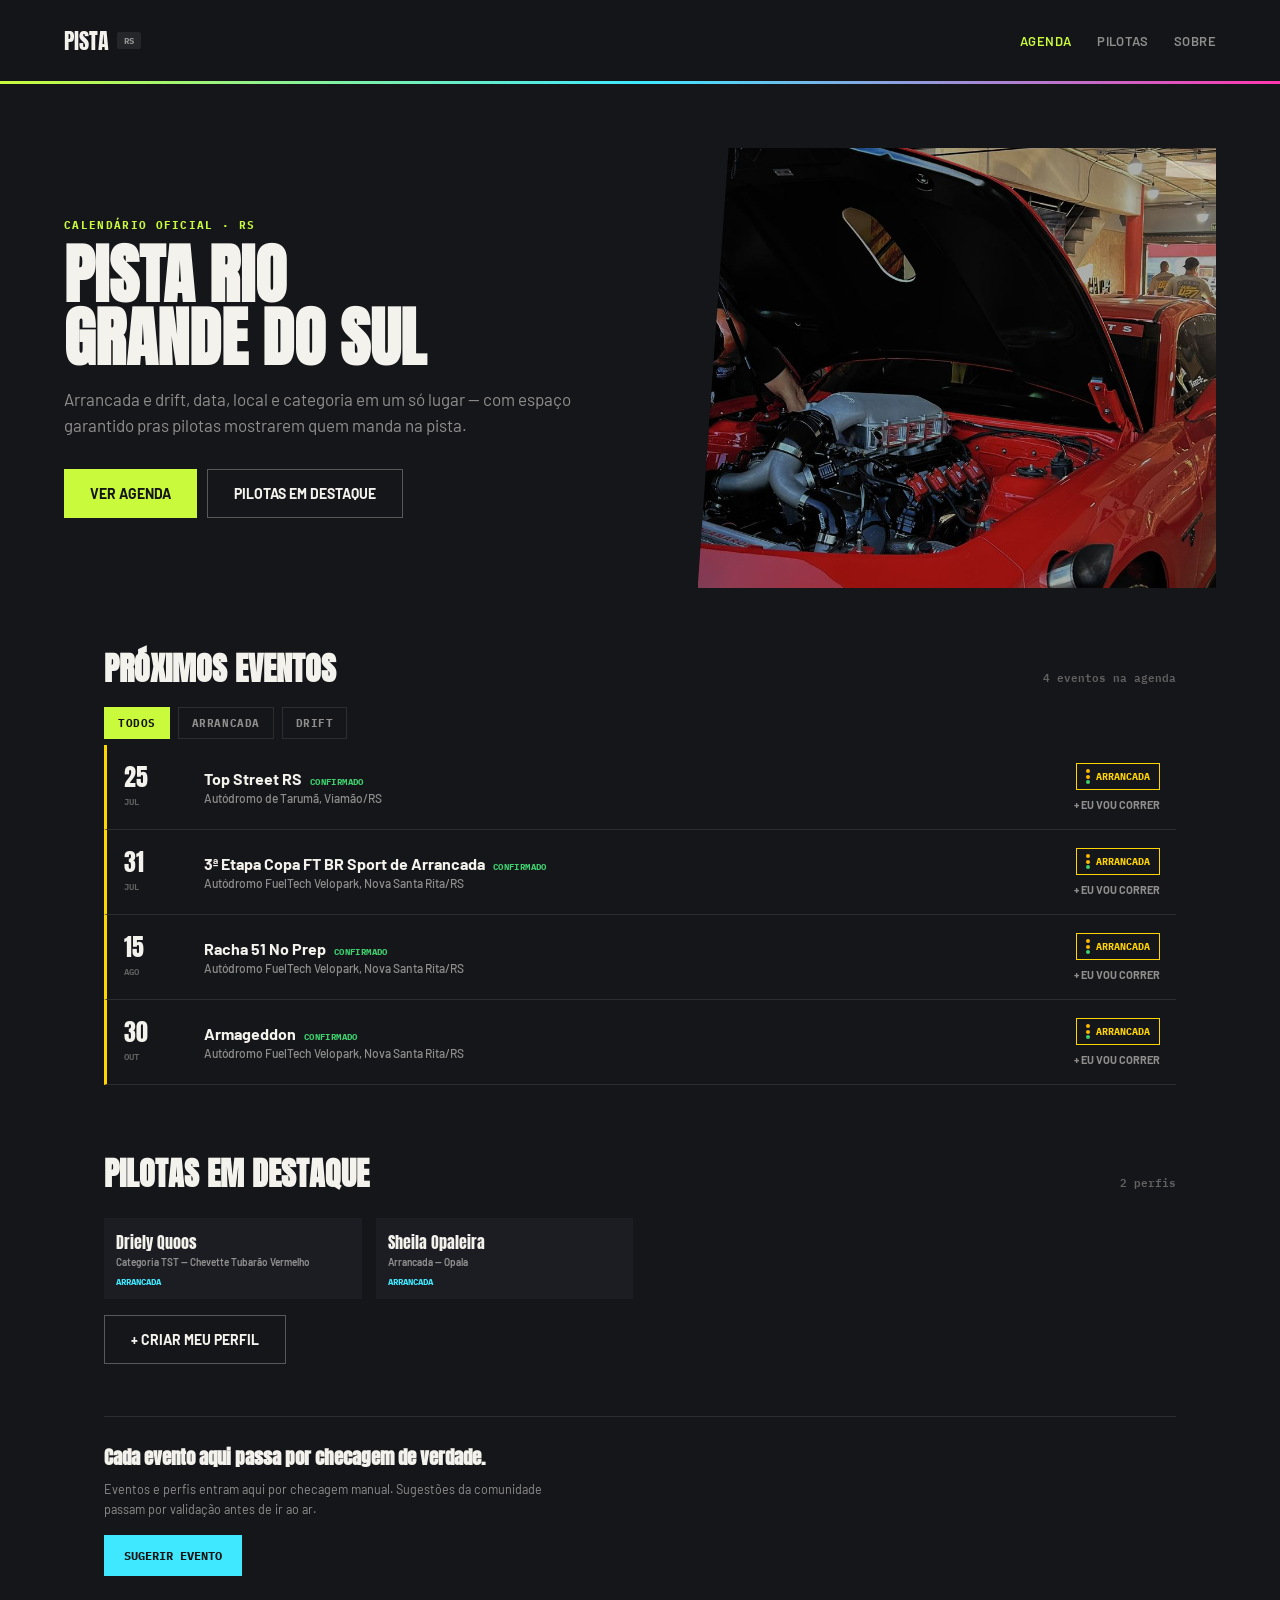
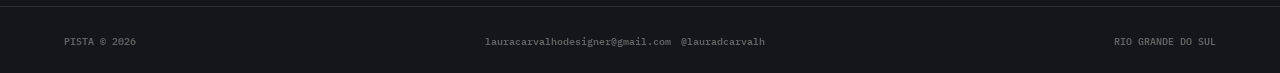
<file: index.html>
<!DOCTYPE html>
<html lang="pt-BR">
<head>
<meta charset="UTF-8">
<meta name="viewport" content="width=device-width, initial-scale=1.0">
<title>PISTA — Agenda de Arrancada &amp; Drift RS</title>
<link rel="preconnect" href="https://fonts.googleapis.com">
<link href="https://fonts.googleapis.com/css2?family=Anton&family=Barlow:wght@400;500;600;700;800&family=IBM+Plex+Mono:wght@400;500;600;700;800&display=swap" rel="stylesheet">
<link rel="stylesheet" href="style.css">
</head>
<body>

<header>
  <a class="brand" href="index.html">
    <div class="word">PISTA</div>
    <div class="tag">RS</div>
  </a>
  <nav id="main-nav">
    <a class="active" href="index.html#agenda" onclick="document.getElementById('main-nav').classList.remove('mobile-open')">Agenda</a>
    <a href="pilotas.html">Pilotas</a>
    <a href="sobre.html">Sobre</a>
  </nav>
  <button class="menu-btn" aria-label="Menu" onclick="document.getElementById('main-nav').classList.toggle('mobile-open')">
    <svg width="16" height="12" viewBox="0 0 16 12"><rect width="16" height="2" fill="#141414"/><rect y="5" width="16" height="2" fill="#141414"/><rect y="10" width="16" height="2" fill="#141414"/></svg>
  </button>
</header>
<div class="gradient-bar"></div>

<div class="hero">
  <div>
    <div class="eyebrow">Calendário oficial · RS</div>
    <h1>PISTA RIO<br>GRANDE DO SUL</h1>
    <p>Arrancada e drift, data, local e categoria em um só lugar — com espaço garantido pras pilotas mostrarem quem manda na pista.</p>
    <div class="hero-actions">
      <button class="btn-solid" onclick="document.getElementById('agenda').scrollIntoView({behavior:'smooth'})">Ver agenda</button>
      <a class="btn-outline" href="pilotas.html">Pilotas em destaque</a>
    </div>
  </div>
  <div class="hero-photo">
    <img src="images/hero-camaro.jpg" alt="Camaro ZL1 turbinado com capô aberto, evento de arrancada">
    <div class="tape"></div>
  </div>
</div>

<main>

  <section class="section" id="agenda">
    <div class="section-head">
      <h2>PRÓXIMOS EVENTOS</h2>
      <span class="section-count" id="event-count"></span>
    </div>
    <div class="filters" id="filters">
      <button class="active" data-filter="all">Todos</button>
      <button data-filter="drag">Arrancada</button>
      <button data-filter="drift">Drift</button>
    </div>
    <div id="event-list"></div>
  </section>

  <section class="section" id="pilotas">
    <div class="section-head">
      <h2>PILOTAS EM DESTAQUE</h2>
      <span class="section-count" id="people-count"></span>
    </div>
    <div class="pilots-scroll" id="people-list"></div>
    <button class="btn-outline" style="margin-top:16px;" onclick="window.open(FORM_LINKS.criarPerfil, '_blank')">+ Criar meu perfil</button>
  </section>

  <div class="callout">
    <h3>Cada evento aqui passa por checagem de verdade.</h3>
    <p>Eventos e perfis entram aqui por checagem manual. Sugestões da comunidade passam por validação antes de ir ao ar.</p>
    <button onclick="window.open(FORM_LINKS.sugerirEvento, '_blank')">Sugerir evento</button>
  </div>

</main>

<footer>
  <div>PISTA © 2026</div>
  <div class="footer-contact"><a href="mailto:lauracarvalhodesigner@gmail.com">lauracarvalhodesigner@gmail.com</a><a href="https://instagram.com/lauradcarvalh" target="_blank" rel="noopener">@lauradcarvalh</a></div>
  <div>RIO GRANDE DO SUL</div>
</footer>

<script src="data.js"></script>
<script src="app.js"></script>
<script>
  wireFilters();
  renderEvents();
  renderPeople('people-list', 'people-count');
</script>

</body>
</html>
</file>
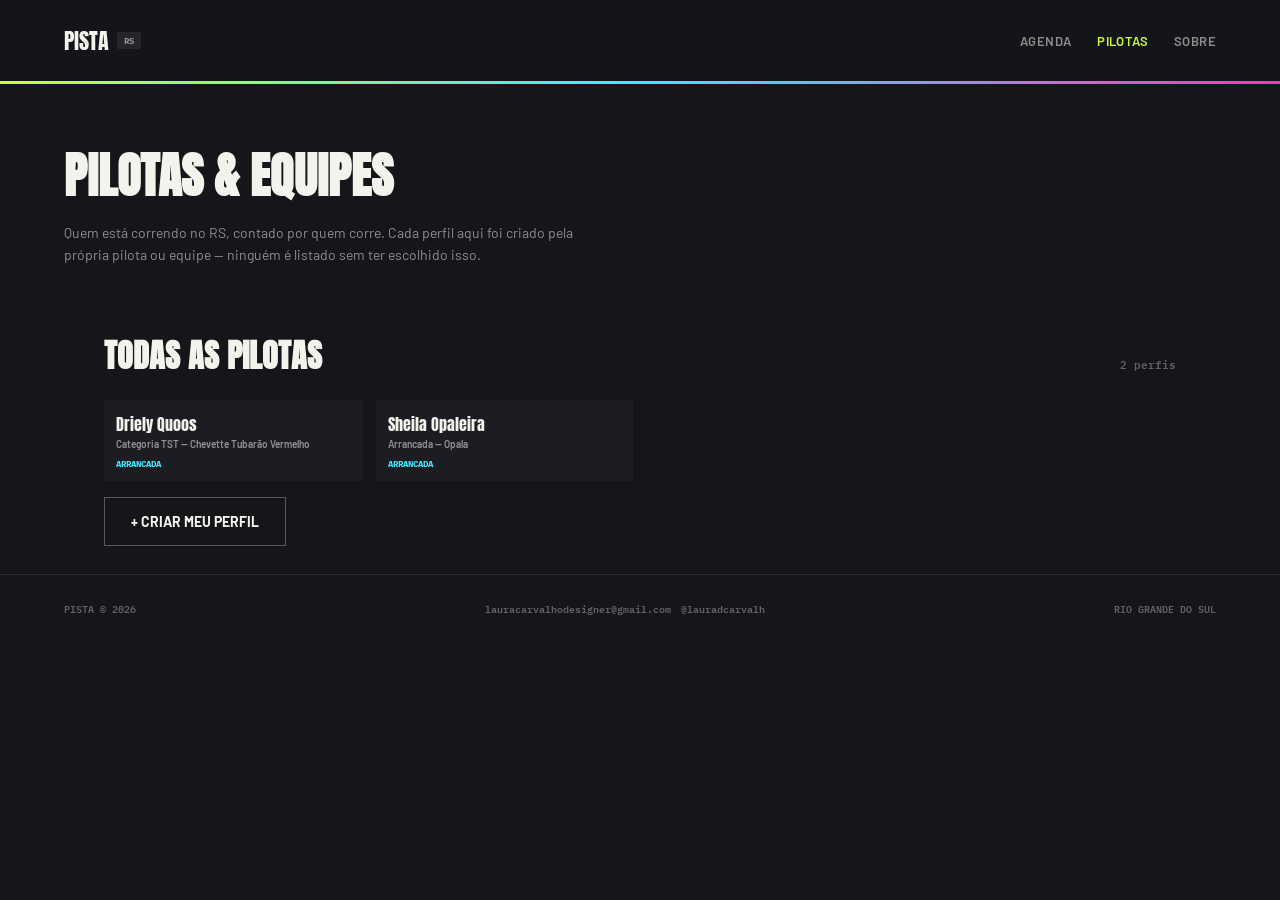
<file: pilotas.html>
<!DOCTYPE html>
<html lang="pt-BR">
<head>
<meta charset="UTF-8">
<meta name="viewport" content="width=device-width, initial-scale=1.0">
<title>Pilotas — PISTA RS</title>
<link rel="preconnect" href="https://fonts.googleapis.com">
<link href="https://fonts.googleapis.com/css2?family=Anton&family=Barlow:wght@400;500;600;700;800&family=IBM+Plex+Mono:wght@400;500;600;700;800&display=swap" rel="stylesheet">
<link rel="stylesheet" href="style.css">
</head>
<body>

<header>
  <a class="brand" href="index.html">
    <div class="word">PISTA</div>
    <div class="tag">RS</div>
  </a>
  <nav id="main-nav">
    <a href="index.html#agenda">Agenda</a>
    <a class="active" href="pilotas.html">Pilotas</a>
    <a href="sobre.html">Sobre</a>
  </nav>
  <button class="menu-btn" aria-label="Menu" onclick="document.getElementById('main-nav').classList.toggle('mobile-open')">
    <svg width="16" height="12" viewBox="0 0 16 12"><rect width="16" height="2" fill="#141414"/><rect y="5" width="16" height="2" fill="#141414"/><rect y="10" width="16" height="2" fill="#141414"/></svg>
  </button>
</header>
<div class="gradient-bar"></div>

<div class="page-header">
  <h1>PILOTAS &amp; EQUIPES</h1>
  <p>Quem está correndo no RS, contado por quem corre. Cada perfil aqui foi criado pela própria pilota ou equipe — ninguém é listado sem ter escolhido isso.</p>
</div>

<main>
  <section class="section">
    <div class="section-head">
      <h2>TODAS AS PILOTAS</h2>
      <span class="section-count" id="people-count"></span>
    </div>
    <div class="pilots-scroll" id="people-list"></div>
    <button class="btn-outline" style="margin-top:16px;" onclick="window.open(FORM_LINKS.criarPerfil, '_blank')">+ Criar meu perfil</button>
  </section>
</main>

<footer>
  <div>PISTA © 2026</div>
  <div class="footer-contact"><a href="mailto:lauracarvalhodesigner@gmail.com">lauracarvalhodesigner@gmail.com</a><a href="https://instagram.com/lauradcarvalh" target="_blank" rel="noopener">@lauradcarvalh</a></div>
  <div>RIO GRANDE DO SUL</div>
</footer>

<script src="data.js"></script>
<script src="app.js"></script>
<script>
  renderPeople('people-list', 'people-count');
</script>

</body>
</html>
</file>
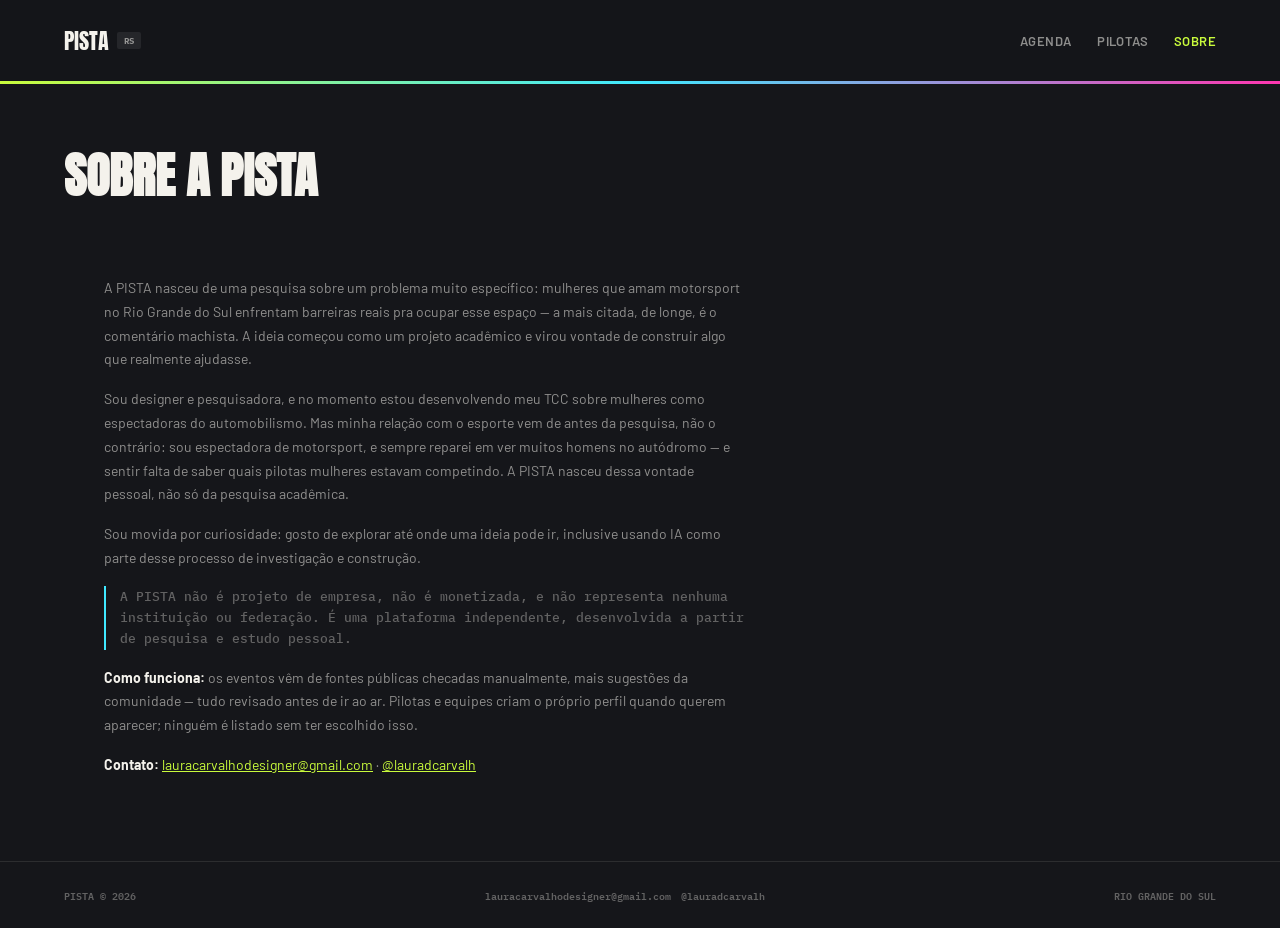
<file: sobre.html>
<!DOCTYPE html>
<html lang="pt-BR">
<head>
<meta charset="UTF-8">
<meta name="viewport" content="width=device-width, initial-scale=1.0">
<title>Sobre — PISTA RS</title>
<link rel="preconnect" href="https://fonts.googleapis.com">
<link href="https://fonts.googleapis.com/css2?family=Anton&family=Barlow:wght@400;500;600;700;800&family=IBM+Plex+Mono:wght@400;500;600;700;800&display=swap" rel="stylesheet">
<link rel="stylesheet" href="style.css">
</head>
<body>

<header>
  <a class="brand" href="index.html">
    <div class="word">PISTA</div>
    <div class="tag">RS</div>
  </a>
  <nav id="main-nav">
    <a href="index.html#agenda">Agenda</a>
    <a href="pilotas.html">Pilotas</a>
    <a class="active" href="sobre.html">Sobre</a>
  </nav>
  <button class="menu-btn" aria-label="Menu" onclick="document.getElementById('main-nav').classList.toggle('mobile-open')">
    <svg width="16" height="12" viewBox="0 0 16 12"><rect width="16" height="2" fill="#141414"/><rect y="5" width="16" height="2" fill="#141414"/><rect y="10" width="16" height="2" fill="#141414"/></svg>
  </button>
</header>
<div class="gradient-bar"></div>

<div class="page-header">
  <h1>SOBRE A PISTA</h1>
</div>

<main>
  <section class="section">
    <div class="sobre-body">
      <p>A PISTA nasceu de uma pesquisa sobre um problema muito específico: mulheres que amam motorsport no Rio Grande do Sul enfrentam barreiras reais pra ocupar esse espaço — a mais citada, de longe, é o comentário machista. A ideia começou como um projeto acadêmico e virou vontade de construir algo que realmente ajudasse.</p>
      <p>Sou designer e pesquisadora, e no momento estou desenvolvendo meu TCC sobre mulheres como espectadoras do automobilismo. Mas minha relação com o esporte vem de antes da pesquisa, não o contrário: sou espectadora de motorsport, e sempre reparei em ver muitos homens no autódromo — e sentir falta de saber quais pilotas mulheres estavam competindo. A PISTA nasceu dessa vontade pessoal, não só da pesquisa acadêmica.</p>
      <p>Sou movida por curiosidade: gosto de explorar até onde uma ideia pode ir, inclusive usando IA como parte desse processo de investigação e construção.</p>
      <p class="sobre-disclaimer">A PISTA não é projeto de empresa, não é monetizada, e não representa nenhuma instituição ou federação. É uma plataforma independente, desenvolvida a partir de pesquisa e estudo pessoal.</p>
      <p><strong>Como funciona:</strong> os eventos vêm de fontes públicas checadas manualmente, mais sugestões da comunidade — tudo revisado antes de ir ao ar. Pilotas e equipes criam o próprio perfil quando querem aparecer; ninguém é listado sem ter escolhido isso.</p>
      <p><strong>Contato:</strong> <a href="mailto:lauracarvalhodesigner@gmail.com" style="color:var(--lime);">lauracarvalhodesigner@gmail.com</a> · <a href="https://instagram.com/lauradcarvalh" target="_blank" rel="noopener" style="color:var(--lime);">@lauradcarvalh</a></p>
    </div>
  </section>
</main>

<footer>
  <div>PISTA © 2026</div>
  <div class="footer-contact"><a href="mailto:lauracarvalhodesigner@gmail.com">lauracarvalhodesigner@gmail.com</a><a href="https://instagram.com/lauradcarvalh" target="_blank" rel="noopener">@lauradcarvalh</a></div>
  <div>RIO GRANDE DO SUL</div>
</footer>

<script src="data.js"></script>

</body>
</html>
</file>
<file: style.css>
:root{
  --bg:#15161a;
  --panel:#1c1d22;
  --panel-2:#0d0e10;
  --text:#f4f2ec;
  --muted:rgba(244,242,236,.55);
  --muted-2:rgba(244,242,236,.35);
  --line:rgba(244,242,236,.1);
  --lime:#c9fb3c;
  --cyan:#3fe8ff;
  --magenta:#ff36b0;
  --arrancada:#ffd400;
}
*{box-sizing:border-box;}
html,body{margin:0;padding:0;background:var(--bg);color:var(--text);font-family:'Barlow',sans-serif;-webkit-font-smoothing:antialiased;}
::selection{background:var(--lime);color:#141414;}
h1,h2,h3{font-family:'Anton',sans-serif;margin:0;}
.mono{font-family:'IBM Plex Mono',monospace;}

header{
  position:sticky;top:0;z-index:20;background:rgba(21,22,26,.94);backdrop-filter:blur(6px);
  padding:16px 20px;display:flex;align-items:center;justify-content:space-between;
}
.brand{display:flex;align-items:center;gap:8px;text-decoration:none;}
.brand .word{font-family:'Anton',sans-serif;font-size:22px;color:var(--text);}
.brand .tag{background:rgba(244,242,236,.08);color:var(--muted);font:700 9px 'IBM Plex Mono',monospace;padding:3px 7px;border-radius:2px;}
nav{display:none;align-items:center;gap:26px;font:600 13px 'Barlow',sans-serif;text-transform:uppercase;letter-spacing:.03em;color:var(--muted);}
nav a{color:inherit;text-decoration:none;cursor:pointer;}
nav a.active,nav a:hover{color:var(--lime);}
nav.mobile-open{
  display:flex !important;position:absolute;top:100%;left:0;right:0;
  flex-direction:column;align-items:flex-start;background:var(--panel);
  padding:20px;gap:18px;border-top:1px solid var(--line);z-index:19;
}
.menu-btn{width:34px;height:34px;border-radius:50%;background:var(--lime);display:flex;align-items:center;justify-content:center;border:none;flex:none;cursor:pointer;}

.gradient-bar{height:3px;background:linear-gradient(90deg,var(--lime),var(--cyan),var(--magenta));}

.hero{padding:28px 20px 8px;}
.eyebrow{font:700 11px 'IBM Plex Mono',monospace;color:var(--lime);letter-spacing:.12em;text-transform:uppercase;margin-bottom:12px;}
.hero h1{font-size:38px;line-height:.98;}
.hero p{font:400 15px/1.55 'Barlow',sans-serif;color:var(--muted);margin:16px 0 0;max-width:520px;}
.hero-actions{display:flex;flex-direction:column;gap:10px;margin-top:22px;}
.btn-solid,.btn-outline{font:700 14px 'Barlow',sans-serif;text-transform:uppercase;text-align:center;padding:15px;cursor:pointer;text-decoration:none;display:inline-block;}
.btn-solid{background:var(--lime);color:#141414;border:none;}
.btn-outline{background:transparent;color:var(--text);border:1.5px solid rgba(244,242,236,.3);}

.hero-photo{
  position:relative;margin:20px 20px 0;height:170px;
  background:var(--panel-2);
  clip-path:polygon(0 6%,100% 0,100% 100%,0 100%);
  overflow:hidden;
}
.hero-photo img{width:100%;height:100%;object-fit:cover;object-position:center 68%;display:block;}
.hero-photo .tape{position:absolute;top:14px;right:-2px;width:52px;height:16px;background:rgba(244,242,236,.5);transform:rotate(4deg);}

.page-header{padding:36px 20px 8px;}
.page-header h1{font-size:34px;}
.page-header p{font:400 14px/1.6 'Barlow',sans-serif;color:var(--muted);margin:10px 0 0;max-width:520px;}

main{padding:0 20px;max-width:1200px;margin:0 auto;}

.section{padding:36px 0 8px;}
.section-head{display:flex;align-items:baseline;justify-content:space-between;margin-bottom:6px;gap:10px;flex-wrap:wrap;}
.section-head h2{font-size:24px;}
.section-count{font:600 11px 'IBM Plex Mono',monospace;color:var(--muted-2);}

.filters{display:flex;gap:8px;margin:14px 0 6px;flex-wrap:wrap;}
.filters button{
  background:transparent;border:1px solid var(--line);color:var(--muted);
  font:700 11px 'IBM Plex Mono',monospace;text-transform:uppercase;letter-spacing:.05em;
  padding:8px 13px;cursor:pointer;
}
.filters button.active{background:var(--lime);border-color:var(--lime);color:#141414;}

.ev-row{border-top:1px solid var(--line);padding:16px 0 16px 14px;border-left:3px solid transparent;}
.ev-row[data-type="drag"]{border-left-color:var(--arrancada);}
.ev-row[data-type="drift"]{border-left-color:var(--magenta);}
.ev-main{display:flex;gap:14px;align-items:flex-start;}
.ev-date{font-family:'Anton',sans-serif;font-size:24px;flex:none;width:52px;line-height:1;}
.ev-date .m{display:block;font:600 9px 'IBM Plex Mono',monospace;color:var(--muted-2);margin-top:4px;}
.ev-body{flex:1;min-width:0;}
.ev-name{font:700 16px 'Barlow',sans-serif;}
.confirmed-text{color:#3ecf6e;font:700 9px 'IBM Plex Mono',monospace;letter-spacing:.04em;margin-left:8px;}
.ev-local{font:500 12px 'Barlow',sans-serif;color:var(--muted);margin-top:3px;}
.badge-outline{display:inline-flex;align-items:center;gap:6px;background:transparent;font:800 9.5px 'IBM Plex Mono',monospace;padding:5px 9px;white-space:nowrap;flex:none;border:1.5px solid transparent;}
.badge-outline.arrancada{border-color:var(--arrancada);color:var(--arrancada);}
.badge-outline.drift{border-color:var(--magenta);color:var(--magenta);border-radius:999px;}
.icon-tree{display:inline-flex;flex-direction:column;gap:1.5px;}
.icon-tree span{width:4px;height:4px;border-radius:50%;display:block;}
.icon-tree span:nth-child(1),.icon-tree span:nth-child(2){background:#ffb800;}
.icon-tree span:nth-child(3){background:#3ecf6e;}
.badge-outline .icon-diamond{width:6px;height:6px;background:var(--magenta);transform:rotate(45deg);}
.source-note{font:600 9.5px 'IBM Plex Mono',monospace;color:rgba(244,242,236,.25);margin-top:4px;}

.ev-presence{flex:none;align-self:flex-end;display:flex;flex-direction:column;align-items:flex-end;gap:8px;}
.presence-link{cursor:pointer;background:none;border:none;color:var(--muted);font:700 11px 'Barlow',sans-serif;text-transform:uppercase;padding:0;white-space:nowrap;}
.presence-link:hover{color:var(--lime);}
.ev-extra{margin-top:6px;margin-left:66px;}

.lineup-toggle{cursor:pointer;color:var(--muted);font:700 11px 'Barlow',sans-serif;text-transform:uppercase;padding:10px 0 0;background:none;border:none;display:flex;align-items:center;gap:6px;}
.lineup-toggle .arrow{transition:transform .15s ease;font-size:10px;}
.ev-row.expanded .lineup-toggle .arrow{transform:rotate(90deg);}
.lineup{display:none;margin-top:10px;padding:12px;background:var(--panel);}
.ev-row.expanded .lineup{display:block;}
.lineup-cat{margin-bottom:8px;}
.lineup-cat:last-child{margin-bottom:0;}
.lineup-cat .cat-name{font:700 9.5px 'IBM Plex Mono',monospace;color:var(--cyan);text-transform:uppercase;letter-spacing:.04em;margin-bottom:6px;}
.riders{display:flex;flex-wrap:wrap;gap:6px;}
.rider-chip{font:500 11px 'Barlow',sans-serif;background:var(--panel-2);padding:4px 10px;color:var(--text);}
.confirm-note{font:600 9.5px 'IBM Plex Mono',monospace;color:var(--muted-2);margin-top:8px;}

.empty{padding:30px;text-align:center;color:var(--muted);font:600 12px 'IBM Plex Mono',monospace;border:1px dashed var(--line);margin-top:10px;}

.pilots-scroll{display:flex;gap:14px;overflow-x:auto;padding:14px 0 10px;margin:0 -20px;padding-left:20px;padding-right:20px;}
.pilot-card{background:var(--panel);flex:none;width:150px;}
.pilot-photo{width:100%;aspect-ratio:4/3;background:repeating-linear-gradient(45deg,rgba(255,255,255,.05) 0 10px,rgba(255,255,255,.02) 10px 20px);display:flex;align-items:center;justify-content:center;color:var(--muted-2);font:600 9px 'IBM Plex Mono',monospace;text-align:center;padding:8px;}
.pilot-info{padding:12px;}
.pilot-name{font-family:'Anton',sans-serif;font-size:16px;}
.pilot-team{font:600 10px 'Barlow',sans-serif;color:var(--muted);margin-top:2px;}
.pilot-cat{font:700 9px 'IBM Plex Mono',monospace;color:var(--cyan);margin-top:8px;}
.pilot-next{font:600 9px 'IBM Plex Mono',monospace;color:var(--lime);margin-top:4px;}

.callout{margin:44px 0 30px;padding-top:26px;border-top:1px solid var(--line);}

.sobre-body{max-width:640px;padding-bottom:40px;}
.sobre-body p{font:400 14px/1.7 'Barlow',sans-serif;color:var(--muted);margin:0 0 16px;}
.sobre-body p strong{color:var(--text);}
.sobre-body .sobre-disclaimer{font:500 12.5px/1.7 'IBM Plex Mono',monospace;color:var(--muted-2);border-left:2px solid var(--cyan);padding-left:14px;}
.callout h3{font-size:19px;margin-bottom:8px;}
.callout p{color:var(--muted);font-size:12.5px;line-height:1.6;margin:0 0 16px;max-width:480px;}
.callout button{background:var(--cyan);border:none;color:#141414;font:700 12px 'IBM Plex Mono',monospace;text-transform:uppercase;padding:13px 20px;cursor:pointer;}

footer{padding:20px;border-top:1px solid var(--line);display:flex;flex-wrap:wrap;justify-content:space-between;gap:10px;font:600 10px 'IBM Plex Mono',monospace;color:var(--muted-2);margin-top:20px;}
footer a{color:inherit;text-decoration:none;}
footer a:hover{color:var(--lime);}
.footer-contact{display:flex;gap:10px;flex-wrap:wrap;}

/* ---------- Modal ---------- */
.ev-row,.pilot-card{cursor:pointer;transition:background .15s ease;}
.ev-row:hover{background:rgba(244,242,236,.02);}
.pilot-card:hover{background:#212228;}

.modal-overlay{display:none;position:fixed;inset:0;background:rgba(13,14,16,.82);backdrop-filter:blur(3px);z-index:50;padding:20px;overflow-y:auto;}
.modal-overlay.open{display:flex;align-items:flex-start;justify-content:center;}
.modal-card{background:var(--panel);max-width:560px;width:100%;margin-top:40px;position:relative;border-top:3px solid transparent;}
.modal-card.drag{border-top-color:var(--arrancada);}
.modal-card.drift{border-top-color:var(--magenta);}
.modal-close{position:absolute;top:14px;right:14px;background:none;border:none;color:var(--muted);font-size:22px;cursor:pointer;line-height:1;padding:4px;}
.modal-close:hover{color:var(--text);}
.modal-body{padding:30px 26px 26px;}
.modal-eyebrow{font:700 11px 'IBM Plex Mono',monospace;color:var(--muted-2);text-transform:uppercase;letter-spacing:.08em;margin-bottom:10px;}
.modal-title{font-size:26px;line-height:1.05;margin-bottom:6px;}
.modal-sub{font:500 13px 'Barlow',sans-serif;color:var(--muted);margin-bottom:18px;}
.modal-row{display:flex;gap:20px;flex-wrap:wrap;margin-bottom:18px;padding-bottom:18px;border-bottom:1px solid var(--line);}
.modal-field .label{font:700 9.5px 'IBM Plex Mono',monospace;color:var(--muted-2);text-transform:uppercase;letter-spacing:.06em;margin-bottom:4px;}
.modal-field .value{font:600 13px 'Barlow',sans-serif;}
.modal-lineup .lineup-cat{margin-bottom:14px;}
.modal-actions{display:flex;gap:10px;margin-top:20px;flex-wrap:wrap;}
.modal-photo{width:100%;aspect-ratio:16/9;background:repeating-linear-gradient(45deg,rgba(255,255,255,.05) 0 10px,rgba(255,255,255,.02) 10px 20px);display:flex;align-items:center;justify-content:center;color:var(--muted-2);font:600 10px 'IBM Plex Mono',monospace;margin-bottom:18px;}
.modal-bio{font:400 13.5px/1.6 'Barlow',sans-serif;color:var(--muted);margin-bottom:18px;}

/* ---------- Desktop ---------- */
@media(min-width:900px){
  header{padding:24px 64px;}
  nav{display:flex;}
  .menu-btn{display:none;}
  .gradient-bar{height:3px;}
  .hero{display:grid;grid-template-columns:1.1fr .9fr;padding:64px 64px 0;align-items:center;}
  .hero h1{font-size:64px;}
  .hero p{font-size:17px;}
  .hero-actions{flex-direction:row;margin-top:30px;}
  .btn-solid,.btn-outline{padding:15px 26px;}
  .hero-photo{margin:0;height:440px;clip-path:polygon(6% 0,100% 0,100% 100%,0 100%);}
  .hero-photo img{object-position:center 55%;}

  .page-header{padding:56px 64px 8px;}
  .page-header h1{font-size:48px;}

  main{padding:0 64px;}
  .section{padding:56px 0 8px;}
  .section-head h2{font-size:32px;}

  .ev-row{border-top:none;border-bottom:1px solid var(--line);padding:18px 16px 18px 17px;}
  .ev-main{display:grid;grid-template-columns:80px 1fr 160px;align-items:center;gap:0;}
  .ev-date{width:auto;}
  .ev-presence{align-self:center;}
  .lineup-toggle,.confirm-note,.lineup{grid-column:1/-1;}
  .ev-extra{grid-column:2/-1;margin-left:0;}

  .pilots-scroll{display:grid;grid-template-columns:repeat(4,1fr);overflow:visible;margin:0;padding:14px 0 0;}
  .pilot-card{width:auto;}

  footer{padding:24px 64px;}
}
</file>
